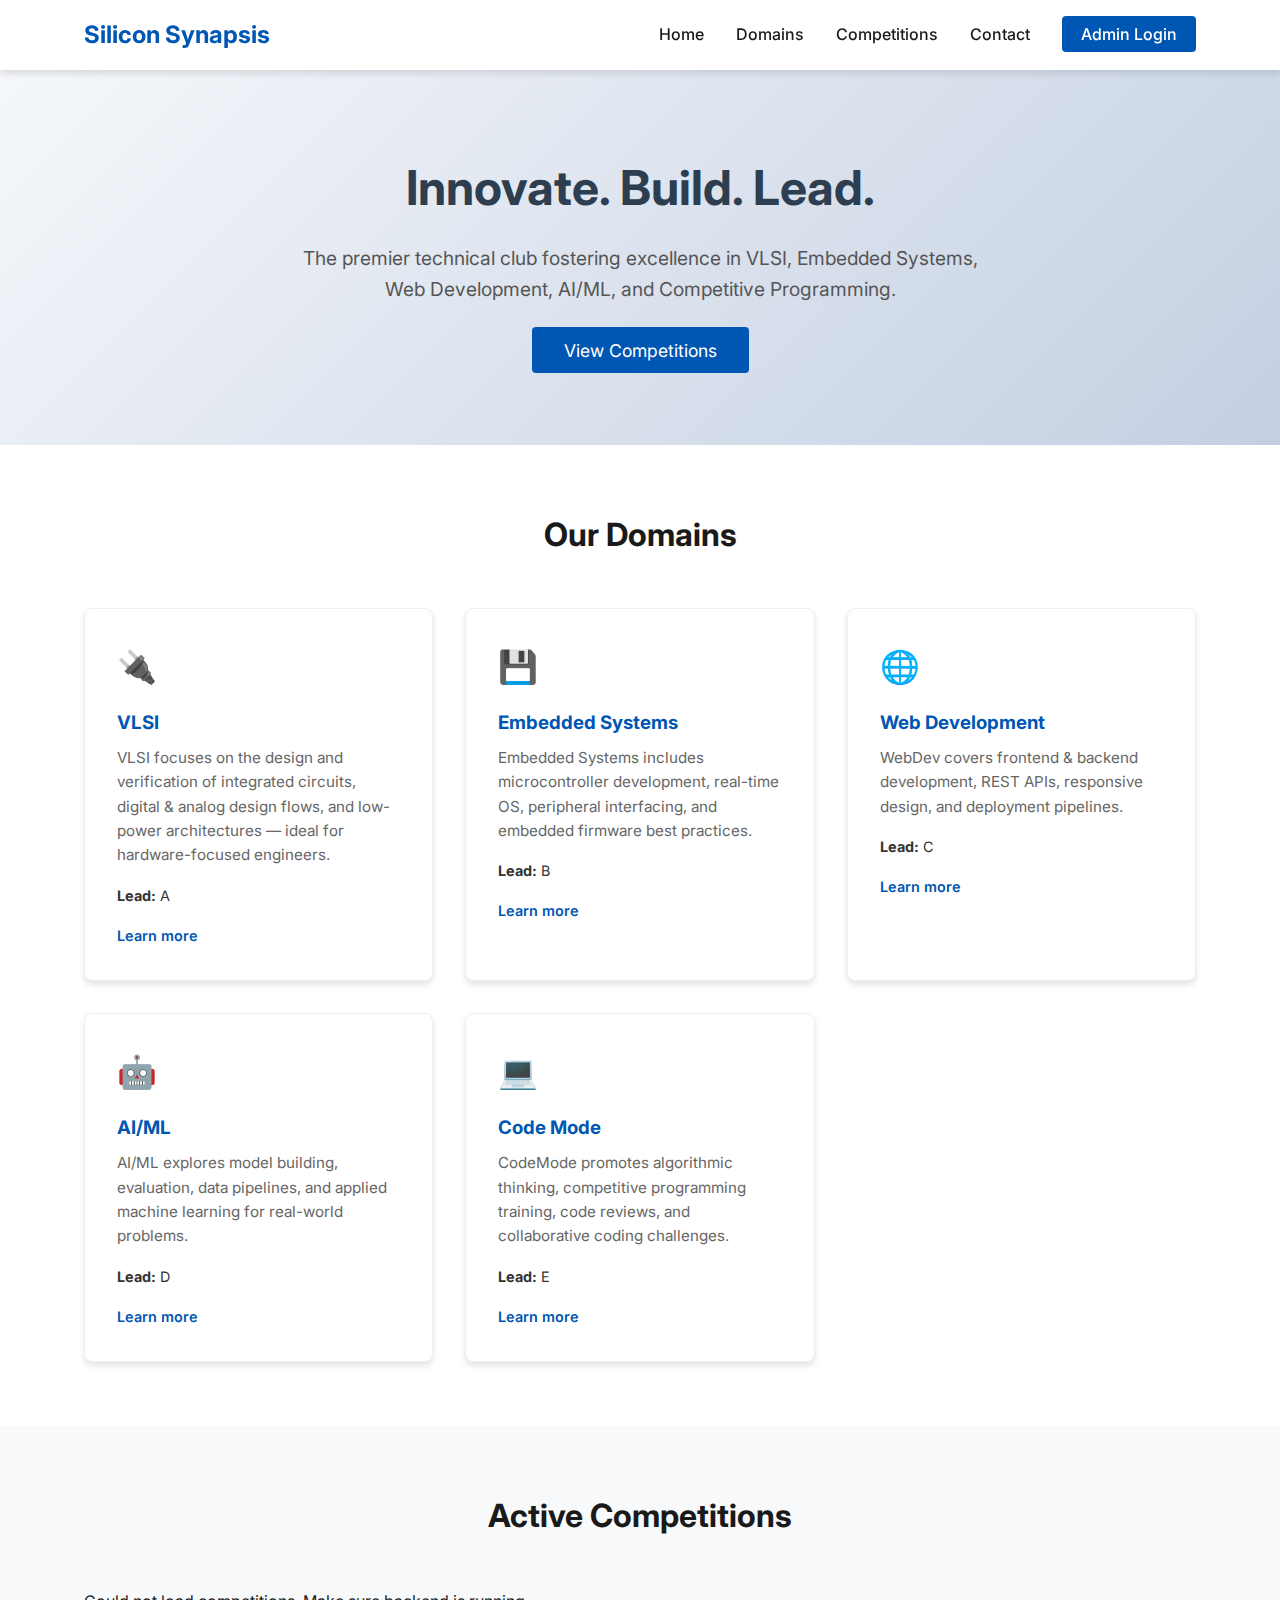
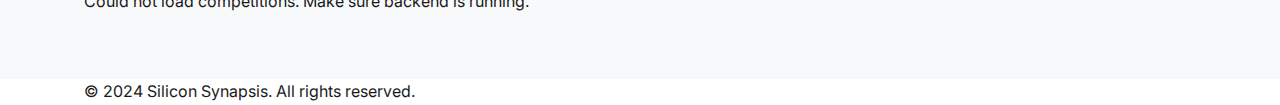
<file: frontend/index.html>
<!DOCTYPE html>
<html lang="en">
<head>
    <meta charset="UTF-8">
    <meta name="viewport" content="width=device-width, initial-scale=1.0">
    <title>Silicon Synapsis | Innovation Hub</title>
    <link rel="stylesheet" href="css/style.css">
    <!-- Google Fonts -->
    <link href="https://fonts.googleapis.com/css2?family=Inter:wght@400;500;600;700&display=swap" rel="stylesheet">
</head>
<body>

    <!-- Navigation -->
    <nav class="navbar">
        <div class="container nav-container">
            <div class="logo">Silicon Synapsis</div>
            <ul class="nav-links">
                <li><a href="#home">Home</a></li>
                <li><a href="#domains">Domains</a></li>
                <li><a href="#competitions">Competitions</a></li>
                <li><a href="#contact">Contact</a></li>
                <li><a href="admin/login.html" class="btn-primary">Admin Login</a></li>
            </ul>
            <div class="menu-toggle" id="mobile-menu">
                <span class="bar"></span>
                <span class="bar"></span>
                <span class="bar"></span>
            </div>
        </div>
    </nav>

    <!-- Hero Section -->
    <header id="home" class="hero">
        <div class="container hero-content">
            <h1>Innovate. Build. Lead.</h1>
            <p>The premier technical club fostering excellence in VLSI, Embedded Systems, Web Development, AI/ML, and Competitive Programming.</p>
            <a href="#competitions" class="btn-primary btn-large">View Competitions</a>
        </div>
    </header>

    <!-- Domains Section -->
    <section id="domains" class="domains-section">
        <div class="container">
            <h2 class="section-title">Our Domains</h2>
            <div class="domains-grid">
                
                <!-- VLSI -->
                <div class="domain-card">
                    <div class="card-icon">🔌</div>
                    <h3>VLSI</h3>
                    <p>VLSI focuses on the design and verification of integrated circuits, digital & analog design flows, and low-power architectures — ideal for hardware-focused engineers.</p>
                    <div class="lead-info"><strong>Lead:</strong> A</div>
                    <a href="#" class="learn-more">Learn more</a>
                </div>

                <!-- Embedded -->
                <div class="domain-card">
                    <div class="card-icon">💾</div>
                    <h3>Embedded Systems</h3>
                    <p>Embedded Systems includes microcontroller development, real-time OS, peripheral interfacing, and embedded firmware best practices.</p>
                    <div class="lead-info"><strong>Lead:</strong> B</div>
                    <a href="#" class="learn-more">Learn more</a>
                </div>

                <!-- WebDev -->
                <div class="domain-card">
                    <div class="card-icon">🌐</div>
                    <h3>Web Development</h3>
                    <p>WebDev covers frontend & backend development, REST APIs, responsive design, and deployment pipelines.</p>
                    <div class="lead-info"><strong>Lead:</strong> C</div>
                    <a href="#" class="learn-more">Learn more</a>
                </div>

                <!-- AIML -->
                <div class="domain-card">
                    <div class="card-icon">🤖</div>
                    <h3>AI/ML</h3>
                    <p>AI/ML explores model building, evaluation, data pipelines, and applied machine learning for real-world problems.</p>
                    <div class="lead-info"><strong>Lead:</strong> D</div>
                    <a href="#" class="learn-more">Learn more</a>
                </div>

                <!-- CodeMode -->
                <div class="domain-card">
                    <div class="card-icon">💻</div>
                    <h3>Code Mode</h3>
                    <p>CodeMode promotes algorithmic thinking, competitive programming training, code reviews, and collaborative coding challenges.</p>
                    <div class="lead-info"><strong>Lead:</strong> E</div>
                    <a href="#" class="learn-more">Learn more</a>
                </div>

            </div>
        </div>
    </section>

    <!-- Competitions Section -->
    <section id="competitions" class="competitions-section">
        <div class="container">
            <h2 class="section-title">Active Competitions</h2>
            <div id="competitions-list" class="competitions-grid">
                <!-- Populated by JS -->
                <p class="loading-text">Loading competitions...</p>
            </div>
        </div>
    </section>

    <!-- Footer -->
    <footer id="contact">
        <div class="container">
            <p>&copy; 2024 Silicon Synapsis. All rights reserved.</p>
        </div>
    </footer>

    <script src="js/main.js"></script>
</body>
</html>
</file>
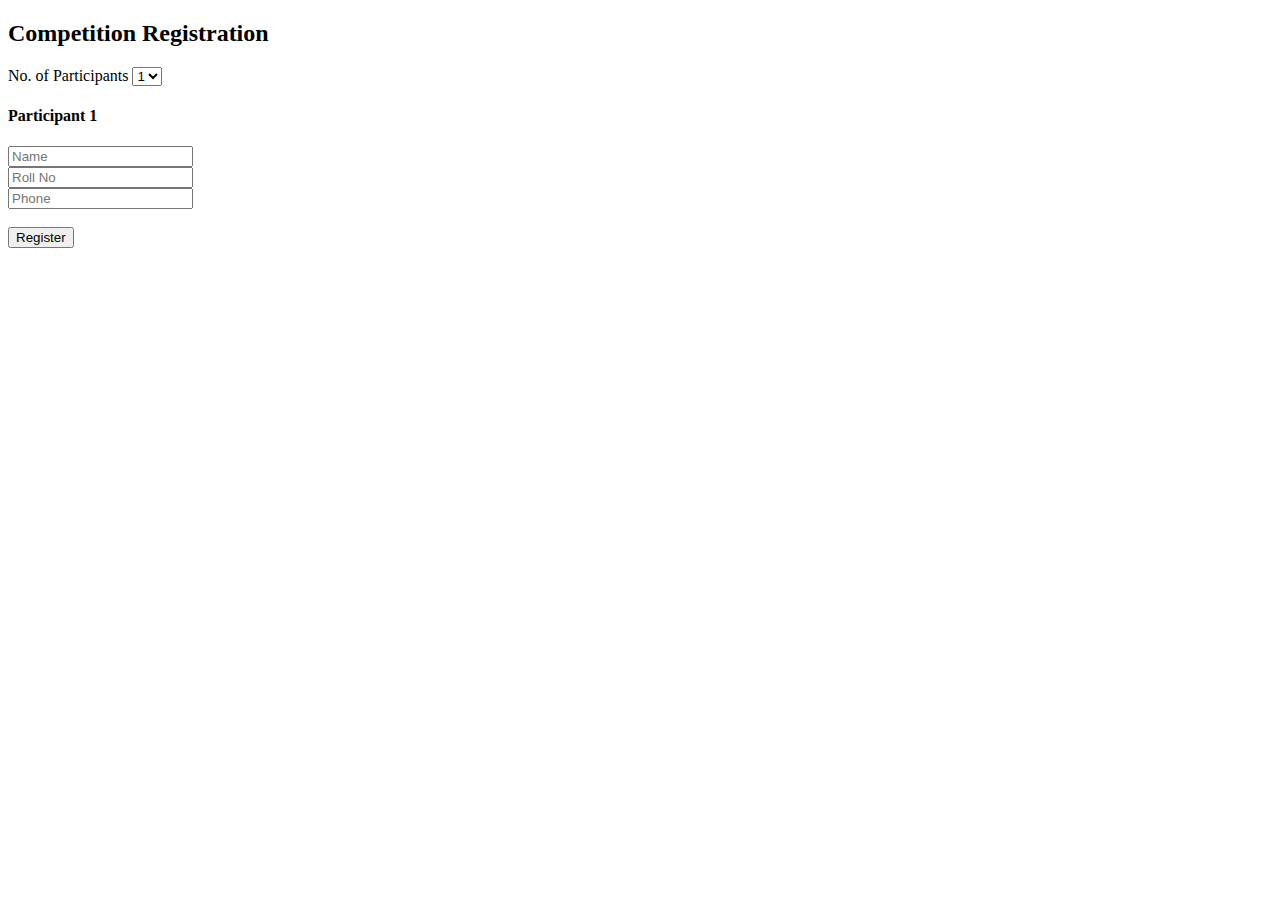
<file: frontend/submit.html>
<!DOCTYPE html>
<html>
<head>
  <title>Competition Registration</title>
</head>
<body>

<h2>Competition Registration</h2>

<label>No. of Participants</label>
<select id="count" onchange="updateFields()">
  <option value="1">1</option>
  <option value="2">2</option>
  <option value="3">3</option>
  <option value="4">4</option>
</select>

<div id="participants"></div>

<button onclick="submitForm()">Register</button>

<script>
const urlParams = new URLSearchParams(window.location.search);
const competitionId = urlParams.get("competition_id");
</script>

<script src="js/submit.js"></script>
</body>
</html>
</file>
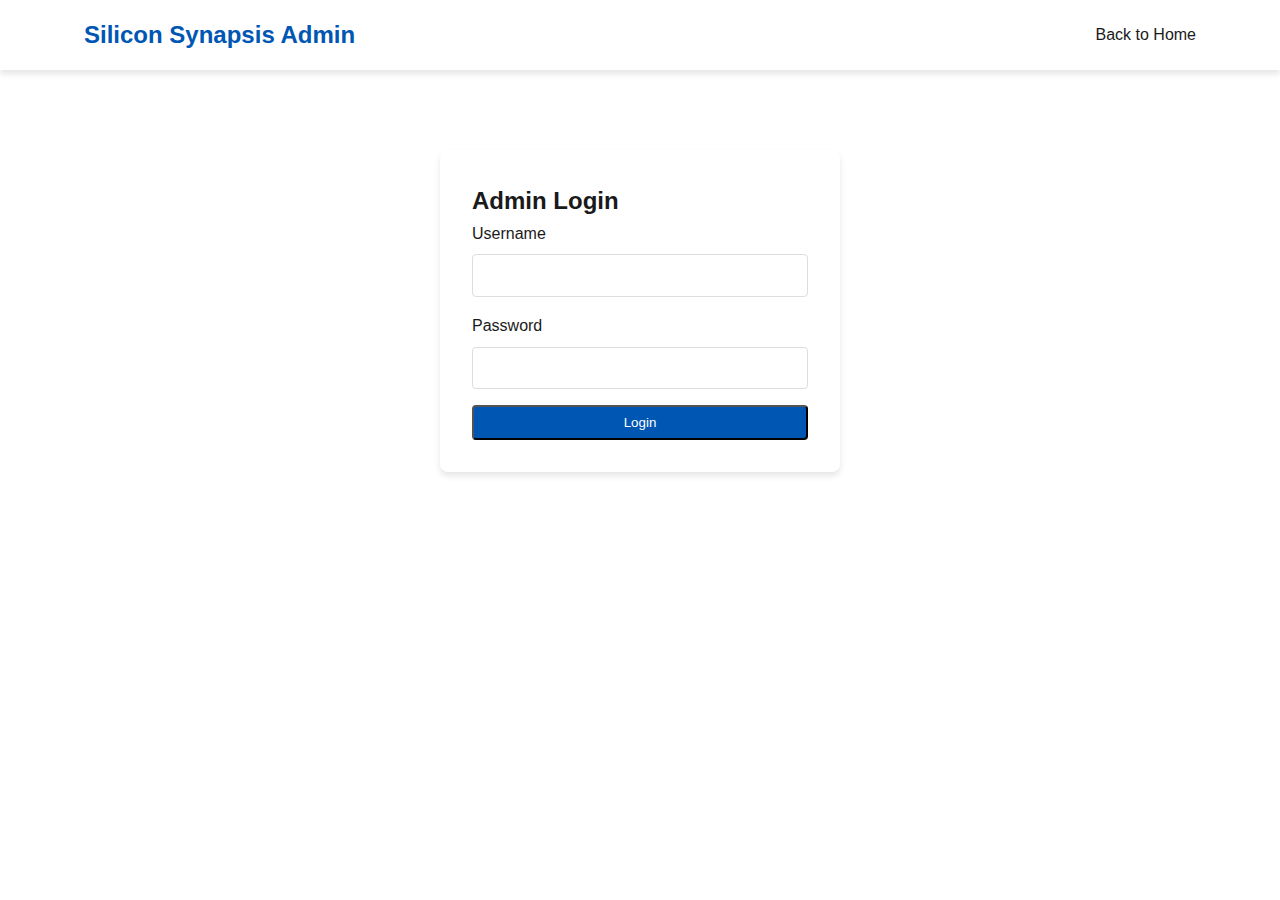
<file: frontend/admin/dashboard.html>
<!DOCTYPE html>
<html lang="en">

<head>
    <meta charset="UTF-8">
    <meta name="viewport" content="width=device-width, initial-scale=1.0">
    <title>Admin Dashboard - Silicon Synapsis</title>
    <link rel="stylesheet" href="../css/style.css">
    <style>
        .dashboard-controls {
            display: flex;
            gap: 1rem;
            margin-bottom: 2rem;
            align-items: center;
            flex-wrap: wrap;
        }

        table {
            width: 100%;
            border-collapse: collapse;
            background: #fff;
            box-shadow: var(--shadow);
        }

        th,
        td {
            padding: 1rem;
            text-align: left;
            border-bottom: 1px solid #eee;
        }

        th {
            background-color: var(--bg-gray);
            font-weight: 600;
        }

        select,
        button {
            padding: 0.5rem;
        }
    </style>
</head>

<body>
    <nav class="navbar">
        <div class="container nav-container">
            <div class="logo">Admin Dashboard</div>
            <button onclick="logout()" class="btn-primary">Logout</button>
        </div>
    </nav>

    <div class="container" style="padding-top: 2rem;">
        <div class="dashboard-controls">
            <label>Sort By:</label>
            <select id="sort-by" onchange="fetchParticipants()">
                <option value="ai_score">AI Score</option>
                <option value="ai_rank">Rank</option>
                <option value="cgpa">CGPA</option>
                <option value="submitted_at">Submission Time</option>
            </select>

            <label>Order:</label>
            <select id="sort-order" onchange="fetchParticipants()">
                <option value="desc">Descending</option>
                <option value="asc">Ascending</option>
            </select>

            <button onclick="exportCSV()" class="btn-primary" style="background-color: #28a745;">Export CSV</button>
            <button onclick="fetchParticipants()" class="btn-primary">Refresh</button>
        </div>

        <table id="participants-table">
            <thead>
                <tr>
                    <th>Rank</th>
                    <th>Name</th>
                    <th>Dept</th>
                    <th>CGPA</th>
                    <th>Score</th>
                    <th>Submitted At</th>
                </tr>
            </thead>
            <tbody>
                <!-- Populated by JS -->
            </tbody>
        </table>
    </div>

    <script>
        const API_URL = 'http://127.0.0.1:8000/api/admin/participants/';
        const token = localStorage.getItem('adminToken');

        if (!token) {
            window.location.href = 'login.html';
        }

        async function fetchParticipants() {
            const orderBy = document.getElementById('sort-by').value;
            const order = document.getElementById('sort-order').value;
            const tbody = document.querySelector('#participants-table tbody');

            tbody.innerHTML = '<tr><td colspan="6">Loading...</td></tr>';

            try {
                const response = await fetch(`${API_URL}?order_by=${orderBy}&order=${order}`, {
                    headers: {
                        'Authorization': `Token ${token}`
                    }
                });

                if (response.status === 403 || response.status === 401) {
                    alert('Unauthorized. Please login again.');
                    logout();
                    return;
                }

                const data = await response.json();
                tbody.innerHTML = '';

                if (data.length === 0) {
                    tbody.innerHTML = '<tr><td colspan="6">No participants found.</td></tr>';
                    return;
                }

                data.forEach(p => {
                    const row = `
                        <tr>
                            <td>${p.rank || '-'}</td>
                            <td>${p.name}</td>
                            <td>${p.dept || '-'}</td>
                            <td>${p.cgpa || '-'}</td>
                            <td>${p.score !== null ? p.score.toFixed(2) : 'Pending'}</td>
                            <td>${new Date(p.submitted_at).toLocaleString()}</td>
                        </tr>
                    `;
                    tbody.innerHTML += row;
                });

            } catch (error) {
                console.error(error);
                tbody.innerHTML = '<tr><td colspan="6">Error loading data.</td></tr>';
            }
        }

        function logout() {
            localStorage.removeItem('adminToken');
            window.location.href = 'login.html';
        }

        function exportCSV() {
            // Simple client-side export or trigger backend
            // Since we have an endpoint that returns JSON, let's just convert current view to CSV
            // The prompt says "Export CSV that calls /api/admin/participants/?"
            // I'll re-fetch transparently and download

            const orderBy = document.getElementById('sort-by').value;
            const order = document.getElementById('sort-order').value;

            fetch(`${API_URL}?order_by=${orderBy}&order=${order}`, {
                headers: { 'Authorization': `Token ${token}` }
            })
                .then(res => res.json())
                .then(data => {
                    if (!data || data.length === 0) {
                        alert('No data to export');
                        return;
                    }
                    const headers = ['Rank', 'Name', 'Dept', 'CGPA', 'Score', 'Submitted At'];
                    const rows = data.map(p => [
                        p.rank, p.name, p.dept, p.cgpa, p.score, p.submitted_at
                    ]);

                    let csvContent = "data:text/csv;charset=utf-8,"
                        + headers.join(",") + "\n"
                        + rows.map(e => e.join(",")).join("\n");

                    const encodedUri = encodeURI(csvContent);
                    const link = document.createElement("a");
                    link.setAttribute("href", encodedUri);
                    link.setAttribute("download", "participants.csv");
                    document.body.appendChild(link);
                    link.click();
                })
                .catch(err => alert('Export failed'));
        }

        // Initial Load
        fetchParticipants();
    </script>
</body>

</html>
</file>
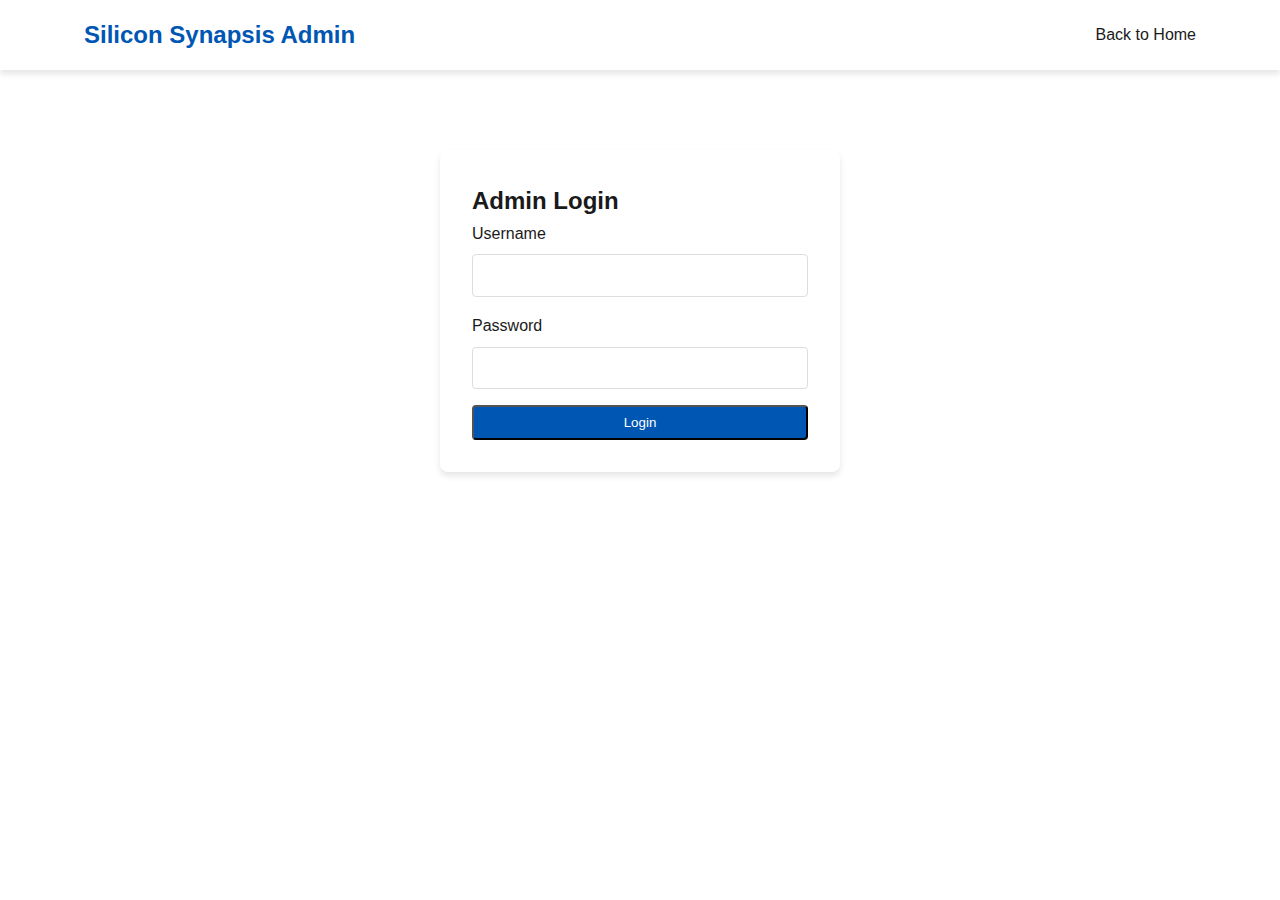
<file: frontend/admin/login.html>
<!DOCTYPE html>
<html lang="en">

<head>
    <meta charset="UTF-8">
    <meta name="viewport" content="width=device-width, initial-scale=1.0">
    <title>Admin Login - Silicon Synapsis</title>
    <link rel="stylesheet" href="../css/style.css">
    <style>
        .login-container {
            max-width: 400px;
            margin: 5rem auto;
            padding: 2rem;
            background: #fff;
            border-radius: 8px;
            box-shadow: var(--shadow);
        }

        .form-group {
            margin-bottom: 1rem;
        }

        .form-group label {
            display: block;
            margin-bottom: 0.5rem;
        }

        .form-group input {
            width: 100%;
            padding: 0.8rem;
            border: 1px solid #ddd;
            border-radius: 4px;
        }

        .error-msg {
            color: red;
            margin-bottom: 1rem;
            display: none;
        }
    </style>
</head>

<body>
    <nav class="navbar">
        <div class="container nav-container">
            <div class="logo">Silicon Synapsis Admin</div>
            <a href="../index.html">Back to Home</a>
        </div>
    </nav>

    <div class="login-container">
        <h2>Admin Login</h2>
        <div id="error-msg" class="error-msg"></div>
        <form id="login-form">
            <div class="form-group">
                <label>Username</label>
                <input type="text" id="username" required>
            </div>
            <div class="form-group">
                <label>Password</label>
                <input type="password" id="password" required>
            </div>
            <button type="submit" class="btn-primary" style="width: 100%;">Login</button>
        </form>
    </div>

    <script>
        document.getElementById('login-form').addEventListener('submit', async (e) => {
            e.preventDefault();
            const username = document.getElementById('username').value;
            const password = document.getElementById('password').value;
            const errorDiv = document.getElementById('error-msg');

            try {
                const response = await fetch('http://127.0.0.1:8000/api/auth/login/', {
                    method: 'POST',
                    headers: { 'Content-Type': 'application/json' },
                    body: JSON.stringify({ username, password })
                });

                const data = await response.json();

                if (response.ok) {
                    if (data.is_admin) {
                        localStorage.setItem('adminToken', data.token);
                        window.location.href = 'dashboard.html';
                    } else {
                        errorDiv.textContent = 'Access Denied: Not an admin.';
                        errorDiv.style.display = 'block';
                    }
                } else {
                    errorDiv.textContent = data.error || 'Login failed';
                    errorDiv.style.display = 'block';
                }
            } catch (err) {
                errorDiv.textContent = 'Network error';
                errorDiv.style.display = 'block';
            }
        });
    </script>
</body>

</html>
</file>
<file: frontend/css/style.css>
/* Base Reset & Variables */
:root {
    --primary-color: #0056b3; /* Professional Blue */
    --accent-color: #00a8e8;
    --text-dark: #1a1a1a;
    --text-light: #f4f4f4;
    --bg-light: #ffffff;
    --bg-gray: #f8f9fa;
    --shadow: 0 4px 6px rgba(0,0,0,0.1);
    --font-main: 'Inter', sans-serif;
}

* {
    margin: 0;
    padding: 0;
    box-sizing: border-box;
}

body {
    font-family: var(--font-main);
    color: var(--text-dark);
    line-height: 1.6;
    background-color: var(--bg-light);
}

a {
    text-decoration: none;
    color: inherit;
}

.container {
    width: 90%;
    max-width: 1200px;
    margin: 0 auto;
    padding: 0 20px;
}

/* Navbar */
.navbar {
    background: #fff;
    box-shadow: var(--shadow);
    position: sticky;
    top: 0;
    z-index: 1000;
    padding: 1rem 0;
}

.nav-container {
    display: flex;
    justify-content: space-between;
    align-items: center;
}

.logo {
    font-size: 1.5rem;
    font-weight: 700;
    color: var(--primary-color);
}

.nav-links {
    list-style: none;
    display: flex;
    gap: 2rem;
}

.nav-links a {
    font-weight: 500;
    transition: color 0.3s;
}

.nav-links a:hover {
    color: var(--primary-color);
}

.btn-primary {
    background-color: var(--primary-color);
    color: #fff;
    padding: 0.5rem 1.2rem;
    border-radius: 4px;
    transition: background 0.3s;
}

.btn-primary:hover {
    background-color: #004494;
}

.menu-toggle {
    display: none;
    cursor: pointer;
}

/* Hero */
.hero {
    background: linear-gradient(135deg, #f5f7fa 0%, #c3cfe2 100%);
    padding: 5rem 0;
    text-align: center;
}

.hero h1 {
    font-size: 3rem;
    margin-bottom: 1rem;
    color: #2c3e50;
}

.hero p {
    font-size: 1.2rem;
    color: #555;
    margin-bottom: 2rem;
    max-width: 700px;
    margin-left: auto;
    margin-right: auto;
}

.btn-large {
    font-size: 1.1rem;
    padding: 0.8rem 2rem;
}

/* Domains */
.domains-section {
    padding: 4rem 0;
    background-color: #fff;
}

.section-title {
    text-align: center;
    margin-bottom: 3rem;
    font-size: 2rem;
}

.domains-grid {
    display: grid;
    grid-template-columns: repeat(auto-fit, minmax(280px, 1fr));
    gap: 2rem;
}

.domain-card {
    background: #fff;
    border: 1px solid #eee;
    padding: 2rem;
    border-radius: 8px;
    box-shadow: var(--shadow);
    transition: transform 0.3s;
}

.domain-card:hover {
    transform: translateY(-5px);
}

.card-icon {
    font-size: 2rem;
    margin-bottom: 1rem;
}

.domain-card h3 {
    margin-bottom: 0.5rem;
    color: var(--primary-color);
}

.domain-card p {
    font-size: 0.95rem;
    color: #666;
    margin-bottom: 1rem;
}

.lead-info {
    font-size: 0.9rem;
    color: #333;
    margin-bottom: 1rem;
}

.learn-more {
    font-size: 0.9rem;
    color: var(--primary-color);
    font-weight: 600;
}

/* Competitions */
.competitions-section {
    padding: 4rem 0;
    background-color: var(--bg-gray);
}

.competitions-grid {
    display: grid;
    grid-template-columns: repeat(auto-fit, minmax(300px, 1fr));
    gap: 2rem;
}

.competition-card {
    background: #fff;
    padding: 1.5rem;
    border-radius: 8px;
    box-shadow: 0 2px 4px rgba(0,0,0,0.05);
}

.competition-card h4 {
    margin-bottom: 0.5rem;
}

.competition-deadline {
    font-size: 0.85rem;
    color: #888;
    margin-bottom: 1rem;
}

/* Mobile */
@media (max-width: 768px) {
    .nav-links {
        display: none;
    }
    .menu-toggle {
        display: block;
    }
    .hero h1 {
        font-size: 2rem;
    }
}
</file>
